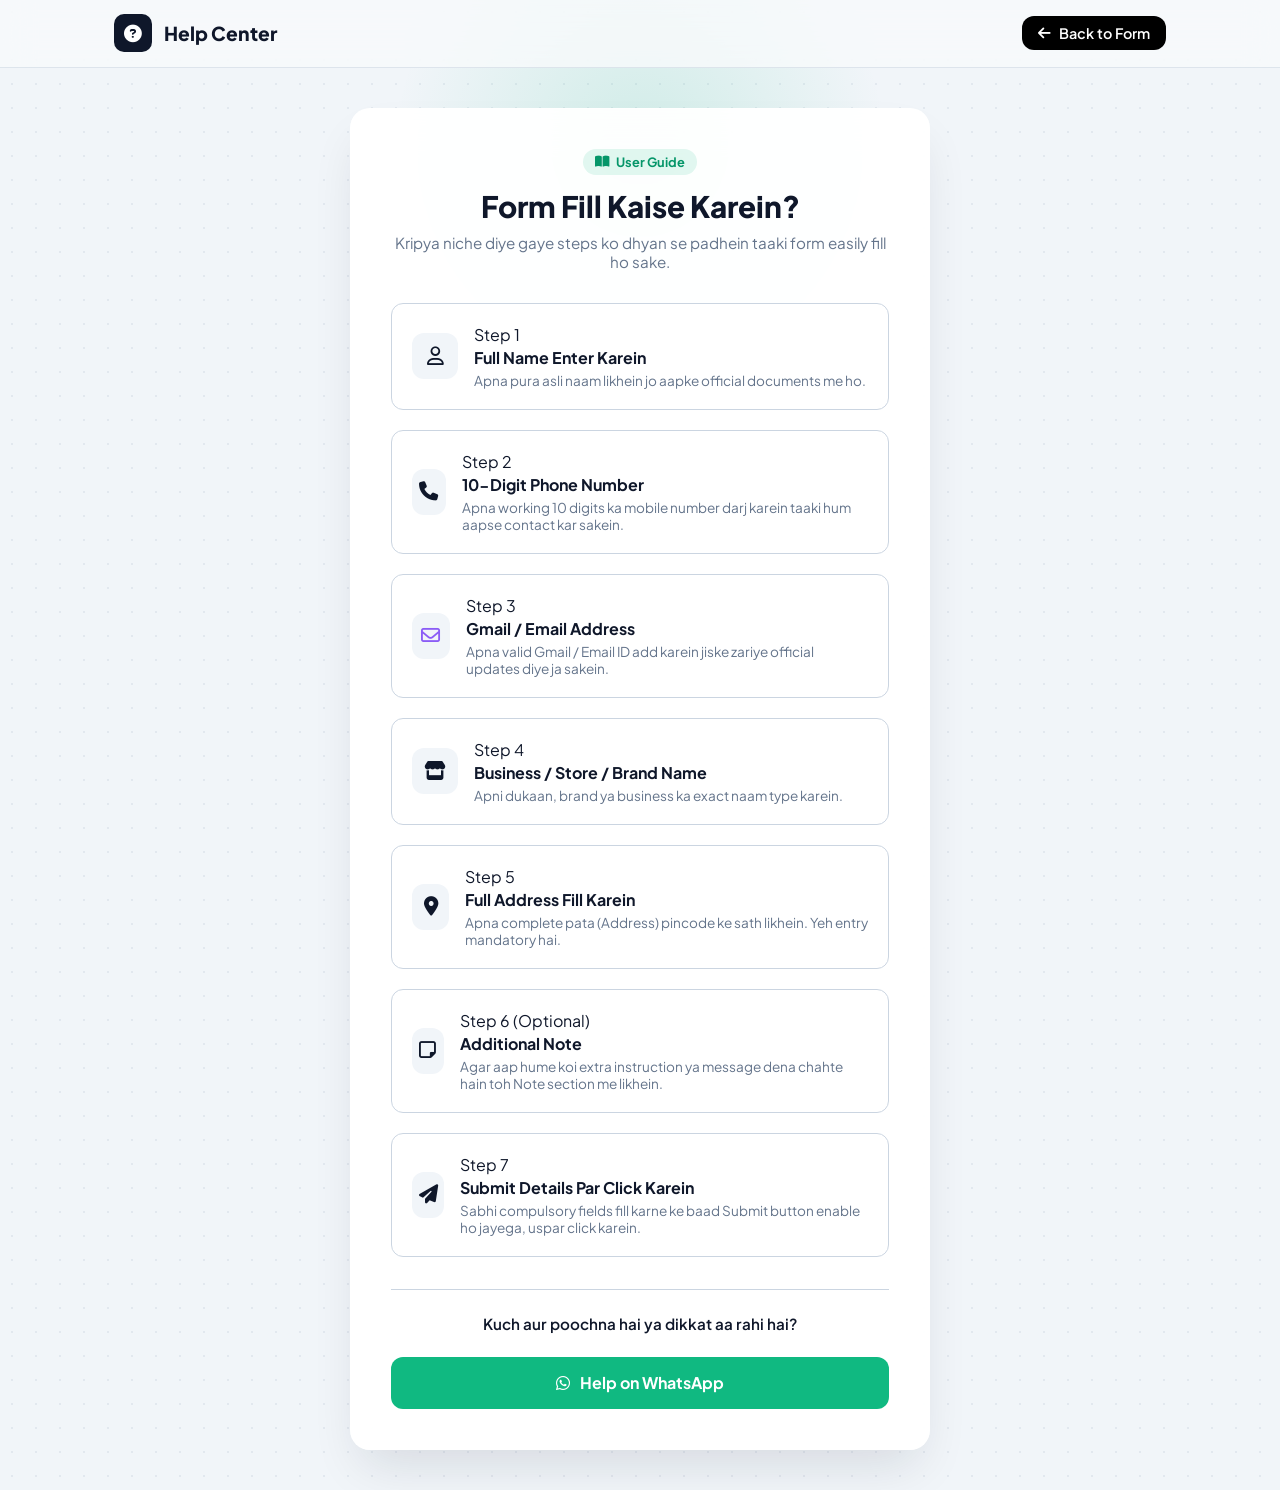
<file: help.html>
<!DOCTYPE html>
<html lang="en">
<head>
  <meta charset="UTF-8">
  <meta name="viewport" content="width=device-width, initial-scale=1.0">
  <title>Help & Instructions - Client Form</title>

  <!-- Google Fonts -->
  <link rel="preconnect" href="https://fonts.googleapis.com">
  <link rel="preconnect" href="https://fonts.gstatic.com" crossorigin>
  <link href="https://fonts.googleapis.com/css2?family=Plus+Jakarta+Sans:wght@400;500;600;700;800&display=swap" rel="stylesheet">

  <!-- Font Awesome Icons -->
  <link rel="stylesheet" href="https://cdnjs.cloudflare.com/ajax/libs/font-awesome/6.4.0/css/all.min.css">

  <!-- External Stylesheet (Shared CSS) -->
  <link rel="stylesheet" href="style.css">
</head>
<body>

  <!-- Background Effect -->
  <div class="bg-glow"></div>
  <div class="bg-grid"></div>

  <!-- Navbar -->
  <header class="navbar">
    <div class="nav-container">
      <div class="logo">
        <div class="logo-badge">
          <i class="fa-solid fa-circle-question logo-icon"></i>
        </div>
        <div class="logo-text">
          <span>Help Center</span>
        </div>
      </div>

      <!-- Back to Form Button -->
      <a href="index.html" class="btn-help">
        <i class="fa-solid fa-arrow-left"></i> Back to Form
      </a>
    </div>
  </header>

  <main class="container">
    <section class="card-glass">
      
      <!-- Header Section -->
      <div class="form-header">
        <div class="header-tag"><i class="fa-solid fa-book-open"></i> User Guide</div>
        <h2>Form Fill Kaise Karein?</h2>
        <p>Kripya niche diye gaye steps ko dhyan se padhein taaki form easily fill ho sake.</p>
      </div>

      <!-- Instructions Step-by-Step -->
      <div class="help-steps" style="display: flex; flex-direction: column; gap: 1.25rem; margin-bottom: 2rem;">
        
        <div class="stat-card">
          <div class="stat-icon"><i class="fa-regular fa-user"></i></div>
          <div class="stat-info">
            <span class="stat-label">Step 1</span>
            <h4 style="font-size: 1rem; font-weight: 700; margin-top: 2px;">Full Name Enter Karein</h4>
            <p style="font-size: 0.85rem; color: var(--text-muted); margin-top: 4px;">Apna pura asli naam likhein jo aapke official documents me ho.</p>
          </div>
        </div>

        <div class="stat-card">
          <div class="stat-icon accent"><i class="fa-solid fa-phone"></i></div>
          <div class="stat-info">
            <span class="stat-label">Step 2</span>
            <h4 style="font-size: 1rem; font-weight: 700; margin-top: 2px;">10-Digit Phone Number</h4>
            <p style="font-size: 0.85rem; color: var(--text-muted); margin-top: 4px;">Apna working 10 digits ka mobile number darj karein taaki hum aapse contact kar sakein.</p>
          </div>
        </div>

        <div class="stat-card">
          <div class="stat-icon purple" style="color: #8b5cf6;"><i class="fa-regular fa-envelope"></i></div>
          <div class="stat-info">
            <span class="stat-label">Step 3</span>
            <h4 style="font-size: 1rem; font-weight: 700; margin-top: 2px;">Gmail / Email Address</h4>
            <p style="font-size: 0.85rem; color: var(--text-muted); margin-top: 4px;">Apna valid Gmail / Email ID add karein jiske zariye official updates diye ja sakein.</p>
          </div>
        </div>

        <div class="stat-card">
          <div class="stat-icon blue"><i class="fa-solid fa-store"></i></div>
          <div class="stat-info">
            <span class="stat-label">Step 4</span>
            <h4 style="font-size: 1rem; font-weight: 700; margin-top: 2px;">Business / Store / Brand Name</h4>
            <p style="font-size: 0.85rem; color: var(--text-muted); margin-top: 4px;">Apni dukaan, brand ya business ka exact naam type karein.</p>
          </div>
        </div>

        <div class="stat-card">
          <div class="stat-icon"><i class="fa-solid fa-location-dot"></i></div>
          <div class="stat-info">
            <span class="stat-label">Step 5</span>
            <h4 style="font-size: 1rem; font-weight: 700; margin-top: 2px;">Full Address Fill Karein</h4>
            <p style="font-size: 0.85rem; color: var(--text-muted); margin-top: 4px;">Apna complete pata (Address) pincode ke sath likhein. Yeh entry mandatory hai.</p>
          </div>
        </div>

        <div class="stat-card">
          <div class="stat-icon accent"><i class="fa-regular fa-note-sticky"></i></div>
          <div class="stat-info">
            <span class="stat-label">Step 6 (Optional)</span>
            <h4 style="font-size: 1rem; font-weight: 700; margin-top: 2px;">Additional Note</h4>
            <p style="font-size: 0.85rem; color: var(--text-muted); margin-top: 4px;">Agar aap hume koi extra instruction ya message dena chahte hain toh Note section me likhein.</p>
          </div>
        </div>

        <div class="stat-card">
          <div class="stat-icon blue"><i class="fa-solid fa-paper-plane"></i></div>
          <div class="stat-info">
            <span class="stat-label">Step 7</span>
            <h4 style="font-size: 1rem; font-weight: 700; margin-top: 2px;">Submit Details Par Click Karein</h4>
            <p style="font-size: 0.85rem; color: var(--text-muted); margin-top: 4px;">Sabhi compulsory fields fill karne ke baad Submit button enable ho jayega, uspar click karein.</p>
          </div>
        </div>

      </div>

      <!-- Help on WhatsApp Section -->
      <div style="text-align: center; border-top: 1px solid var(--border-color); padding-top: 1.5rem;">
        <p style="font-weight: 600; font-size: 0.95rem; color: var(--text-main);">Kuch aur poochna hai ya dikkat aa rahi hai?</p>
        <a href="https://wa.me/919091824475?text=Hello!%20Mujhe%20form%20fill%20karne%20me%20help%20chahiye." target="_blank" class="btn btn-whatsapp">
          <i class="fa-brands fa-whatsapp"></i> Help on WhatsApp
        </a>
      </div>

    </section>
  </main>

</body>
</html>
</file>
<file: style.css>
/* ==========================================================================
   SYSTEM VARIABLES & THEMING
   ========================================================================== */
:root {
  --bg-color: #f1f5f9;
  --card-bg: rgba(255, 255, 255, 0.95);
  --text-main: #0f172a;
  --text-muted: #64748b;
  --primary: #0f172a;
  --primary-hover: #1e293b;
  --accent: #10b981;
  --accent-hover: #059669;
  --accent-light: rgba(16, 185, 129, 0.12);
  --border-color: #cbd5e1;
  --border-focus: #10b981;
  --input-bg: #ffffff;
  --error-color: #ef4444;
  --shadow-lg: 0 25px 50px -12px rgba(15, 23, 42, 0.12);
  --shadow-sm: 0 4px 6px -1px rgba(0, 0, 0, 0.05);
  --glass-border: 1px solid rgba(255, 255, 255, 0.8);
  --radius-lg: 20px;
  --radius-md: 12px;
  --transition: all 0.25s cubic-bezier(0.16, 1, 0.3, 1);
}

/* Base Styles & Overflow Fixes */
* {
  box-sizing: border-box;
  margin: 0;
  padding: 0;
  font-family: 'Plus Jakarta Sans', sans-serif;
}

html, body {
  width: 100%;
  max-width: 100vw;
  overflow-x: hidden;
}

body {
  background-color: var(--bg-color);
  color: var(--text-main);
  min-height: 100vh;
  display: flex;
  flex-direction: column;
  position: relative;
}

/* Background Ambient Elements */
.bg-glow {
  position: absolute;
  width: 500px;
  max-width: 100vw;
  height: 500px;
  background: radial-gradient(circle, rgba(16, 185, 129, 0.15) 0%, rgba(241, 245, 249, 0) 70%);
  top: -100px;
  left: 50%;
  transform: translateX(-50%);
  z-index: -1;
  pointer-events: none;
}

.bg-grid {
  position: absolute;
  top: 0;
  left: 0;
  width: 100%;
  height: 100%;
  background-image: radial-gradient(#cbd5e1 1px, transparent 1px);
  background-size: 24px 24px;
  opacity: 0.4;
  z-index: -2;
  pointer-events: none;
}

/* Navbar */
.navbar {
  position: sticky;
  top: 0;
  z-index: 100;
  backdrop-filter: blur(16px);
  border-bottom: 1px solid rgba(203, 213, 225, 0.6);
  background: rgba(248, 250, 252, 0.8);
  width: 100%;
}

.nav-container {
  max-width: 1100px;
  margin: 0 auto;
  padding: 0.9rem 1.5rem;
  display: flex;
  align-items: center;
  justify-content: space-between;
}

.logo {
  display: flex;
  align-items: center;
  gap: 0.75rem;
}

.logo-badge {
  width: 38px;
  height: 38px;
  background: var(--primary);
  color: #fff;
  border-radius: 10px;
  display: flex;
  align-items: center;
  justify-content: center;
  font-size: 1.1rem;
}

.logo-text {
  font-weight: 800;
  font-size: 1.2rem;
}

/* Black Help Button Style */
.btn-help {
  background-color: #000000;
  color: #ffffff;
  padding: 0.5rem 1rem;
  border-radius: var(--radius-md);
  text-decoration: none;
  font-weight: 600;
  font-size: 0.9rem;
  display: inline-flex;
  align-items: center;
  gap: 0.5rem;
  transition: var(--transition);
}

.btn-help:hover {
  background-color: #1e293b;
  transform: translateY(-2px);
  color: #ffffff;
}

/* Toast System */
.toast-container {
  position: fixed;
  top: 1.25rem;
  left: 50%;
  transform: translateX(-50%);
  z-index: 9999;
  display: flex;
  flex-direction: column;
  gap: 0.5rem;
  width: min(400px, 90vw);
  pointer-events: none;
}

.toast {
  pointer-events: auto;
  padding: 0.75rem 1.2rem;
  background: #ffffff;
  border-radius: var(--radius-md);
  box-shadow: 0 10px 25px -5px rgba(15, 23, 42, 0.15);
  border-left: 4px solid var(--primary);
  display: flex;
  align-items: center;
  gap: 0.75rem;
  font-size: 0.9rem;
  font-weight: 600;
  animation: slideDown 0.3s cubic-bezier(0.16, 1, 0.3, 1) forwards;
  word-break: break-word;
}

.toast.success { border-left-color: var(--accent); }
.toast.success i { color: var(--accent); }
.toast.error { border-left-color: var(--error-color); }
.toast.error i { color: var(--error-color); }
.toast.info { border-left-color: #2563eb; }
.toast.info i { color: #2563eb; }

@keyframes slideDown {
  from { opacity: 0; transform: translateY(-15px); }
  to { opacity: 1; transform: translateY(0); }
}

/* Container & Cards */
.container {
  max-width: 620px;
  width: 100%;
  margin: 2.5rem auto;
  padding: 0 1.25rem;
  flex: 1;
}

.card-glass {
  background: var(--card-bg);
  backdrop-filter: blur(20px);
  border: var(--glass-border);
  box-shadow: var(--shadow-lg);
  border-radius: var(--radius-lg);
  padding: 2.5rem;
  width: 100%;
}

.form-header {
  text-align: center;
  margin-bottom: 2rem;
}

.header-tag {
  display: inline-flex;
  align-items: center;
  gap: 0.4rem;
  background: var(--accent-light);
  color: var(--accent-hover);
  font-size: 0.8rem;
  font-weight: 700;
  padding: 0.3rem 0.8rem;
  border-radius: 20px;
  margin-bottom: 0.75rem;
}

.form-header h2 {
  font-size: 1.85rem;
  font-weight: 800;
  margin-bottom: 0.5rem;
}

.form-header p {
  color: var(--text-muted);
  font-size: 0.95rem;
}

/* Inputs & Floating Labels */
.input-group {
  margin-bottom: 1.25rem;
  width: 100%;
}

.input-wrapper {
  position: relative;
  display: flex;
  align-items: center;
  width: 100%;
}

.field-icon {
  position: absolute;
  left: 1.1rem;
  color: var(--text-muted);
  font-size: 1rem;
  pointer-events: none;
}

.input-wrapper input,
.input-wrapper textarea {
  width: 100%;
  padding: 1.2rem 2.8rem 0.5rem 2.8rem;
  border: 1px solid var(--border-color);
  background: var(--input-bg);
  border-radius: var(--radius-md);
  outline: none;
  font-size: 0.95rem;
  font-weight: 500;
  color: var(--text-main);
  transition: var(--transition);
}

.input-wrapper.textarea-wrapper {
  align-items: flex-start;
}

.input-wrapper.textarea-wrapper .field-icon {
  top: 1.1rem;
}

.input-wrapper label {
  position: absolute;
  left: 2.8rem;
  top: 50%;
  transform: translateY(-50%);
  color: var(--text-muted);
  font-size: 0.9rem;
  pointer-events: none;
  transition: var(--transition);
}

.input-wrapper textarea ~ label {
  top: 1.2rem;
  transform: translateY(0);
}

.input-wrapper input:focus ~ label,
.input-wrapper input:not(:placeholder-shown) ~ label,
.input-wrapper textarea:focus ~ label,
.input-wrapper textarea:not(:placeholder-shown) ~ label {
  top: 0.55rem;
  transform: translateY(0);
  font-size: 0.7rem;
  font-weight: 700;
  color: var(--accent);
}

.input-wrapper input:focus,
.input-wrapper textarea:focus {
  border-color: var(--border-focus);
  box-shadow: 0 0 0 4px var(--accent-light);
}

.val-icon {
  position: absolute;
  right: 1rem;
  color: var(--accent);
  opacity: 0;
  transition: var(--transition);
}

.input-group.valid .val-icon {
  opacity: 1;
}

.field-footer {
  display: flex;
  justify-content: space-between;
  align-items: center;
  margin-top: 0.35rem;
}

.field-footer.right-only {
  justify-content: flex-end;
}

.error-msg {
  font-size: 0.78rem;
  font-weight: 600;
  color: var(--error-color);
  display: none;
}

.input-group.invalid .input-wrapper input,
.input-group.invalid .input-wrapper textarea {
  border-color: var(--error-color);
}

.input-group.invalid .error-msg {
  display: block;
}

.char-count {
  font-size: 0.75rem;
  color: var(--text-muted);
  font-weight: 600;
}

/* Buttons */
.btn {
  width: 100%;
  min-height: 52px;
  padding: 0.8rem 1rem;
  border: none;
  border-radius: var(--radius-md);
  font-weight: 700;
  font-size: 1rem;
  cursor: pointer;
  display: inline-flex;
  align-items: center;
  justify-content: center;
  gap: 0.6rem;
  transition: var(--transition);
  text-decoration: none;
  position: relative;
  overflow: hidden;
}

.btn-primary {
  background-color: var(--primary);
  color: #ffffff;
}

.btn-primary:hover:not(:disabled) {
  background-color: var(--primary-hover);
  transform: translateY(-2px);
}

.btn-primary:disabled {
  opacity: 0.5;
  cursor: not-allowed;
}

.btn-whatsapp {
  background-color: var(--accent);
  color: #ffffff;
  margin-top: 1.5rem;
}

.btn-whatsapp:hover {
  background-color: var(--accent-hover);
}

.btn-secondary {
  background: #ffffff;
  border: 1px solid var(--border-color);
  color: var(--text-main);
}

.btn-danger {
  background: #fef2f2;
  color: var(--error-color);
  border: 1px solid #fecaca;
}

.btn-sm {
  width: auto;
  padding: 0.55rem 1rem;
  font-size: 0.85rem;
  min-height: auto;
}

.btn-link {
  background: transparent;
  border: none;
  color: var(--text-muted);
  font-weight: 600;
  margin-top: 1.25rem;
  cursor: pointer;
}

.spinner {
  width: 22px;
  height: 22px;
  border: 3px solid rgba(255, 255, 255, 0.3);
  border-top-color: #ffffff;
  border-radius: 50%;
  animation: spin 0.8s linear infinite;
  flex-shrink: 0;
}

@keyframes spin {
  to { transform: rotate(360deg); }
}

/* Success Card */
.success-card {
  text-align: center;
  padding: 1rem 0;
}

.checkmark-circle {
  width: 70px;
  height: 70px;
  background: var(--accent-light);
  color: var(--accent);
  border-radius: 50%;
  display: flex;
  align-items: center;
  justify-content: center;
  font-size: 2.2rem;
  margin: 0 auto 1.5rem auto;
}

/* Admin Dashboard */
.admin-header {
  display: flex;
  justify-content: space-between;
  align-items: flex-start;
  margin-bottom: 2rem;
  flex-wrap: wrap;
  gap: 1rem;
}

.stats-grid {
  display: grid;
  grid-template-columns: repeat(auto-fit, minmax(200px, 1fr));
  gap: 1rem;
  margin-bottom: 2rem;
}

.stat-card {
  background: #ffffff;
  border: 1px solid var(--border-color);
  padding: 1.25rem;
  border-radius: var(--radius-md);
  display: flex;
  align-items: center;
  gap: 1rem;
}

.stat-icon {
  width: 46px;
  height: 46px;
  border-radius: 12px;
  background: #f1f5f9;
  display: flex;
  align-items: center;
  justify-content: center;
  font-size: 1.2rem;
}

.controls-bar {
  display: flex;
  justify-content: space-between;
  gap: 1rem;
  margin-bottom: 1.5rem;
  flex-wrap: wrap;
}

.search-box {
  position: relative;
  flex: 1;
  min-width: 260px;
}

.search-icon {
  position: absolute;
  left: 1rem;
  top: 50%;
  transform: translateY(-50%);
  color: var(--text-muted);
}

.search-box input {
  width: 100%;
  padding: 0.75rem 2.5rem;
  border: 1px solid var(--border-color);
  border-radius: var(--radius-md);
}

.clear-btn {
  position: absolute;
  right: 0.8rem;
  top: 50%;
  transform: translateY(-50%);
  background: transparent;
  border: none;
  cursor: pointer;
}

.table-responsive {
  overflow-x: auto;
  background: #ffffff;
  border-radius: var(--radius-md);
  border: 1px solid var(--border-color);
  max-width: 100%;
}

.data-table {
  width: 100%;
  border-collapse: collapse;
  text-align: left;
}

.data-table th,
.data-table td {
  padding: 1rem 1.2rem;
  border-bottom: 1px solid var(--border-color);
}

.action-btns {
  display: flex;
  gap: 0.4rem;
}

.icon-btn {
  background: #f1f5f9;
  border: none;
  cursor: pointer;
  width: 32px;
  height: 32px;
  border-radius: 8px;
  display: flex;
  align-items: center;
  justify-content: center;
}

.no-data {
  text-align: center;
  padding: 3rem 0;
  color: var(--text-muted);
}

.hidden { display: none !important; }

@media (max-width: 768px) {
  .container { margin: 1.5rem auto; padding: 0 1rem; }
  .card-glass { padding: 1.5rem 1.2rem; }
  .admin-header { flex-direction: column; }
  .controls-bar { flex-direction: column; }
}

/* Help Page Specific Styles */
.help-steps {
  display: flex;
  flex-direction: column;
  gap: 1.25rem;
  margin-bottom: 2rem;
}

.step-card {
  transition: var(--transition);
}

.step-card:hover {
  transform: translateY(-2px);
  border-color: var(--accent);
}

.step-title {
  font-size: 1rem;
  font-weight: 700;
  margin-top: 2px;
}

.step-desc {
  font-size: 0.85rem;
  color: var(--text-muted);
  margin-top: 4px;
}

.whatsapp-support-box {
  text-align: center;
  border-top: 1px solid var(--border-color);
  padding-top: 1.5rem;
}

.whatsapp-support-text {
  font-weight: 600;
  font-size: 0.95rem;
  color: var(--text-main);
}
</file>
